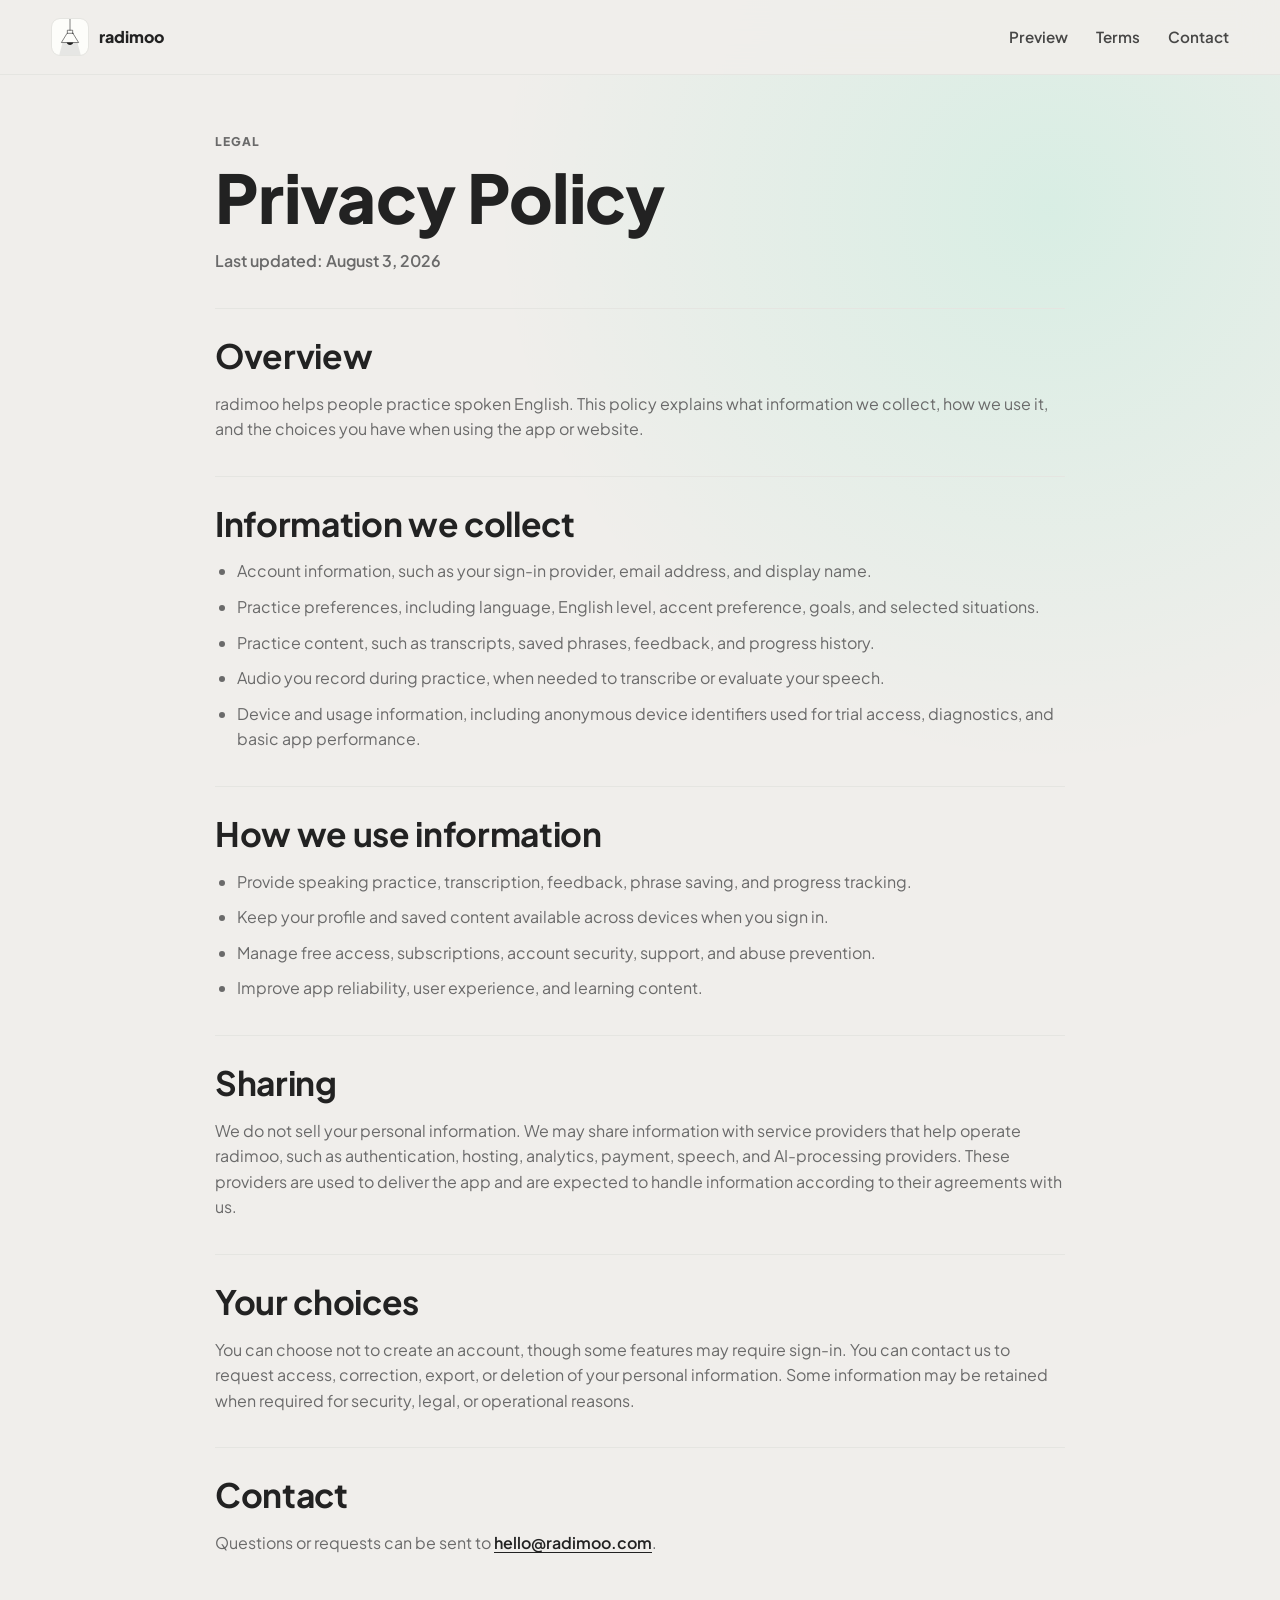
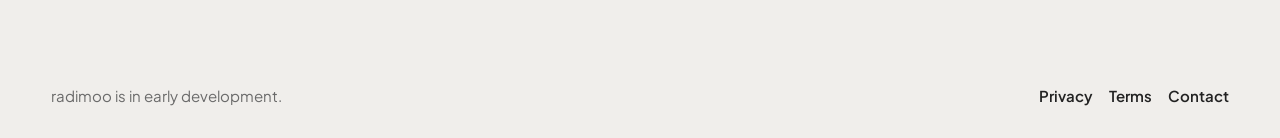
<file: privacy/index.html>
<!doctype html>
<html lang="en">
  <head>
    <meta charset="utf-8" />
    <meta name="viewport" content="width=device-width, initial-scale=1" />
    <meta
      name="description"
      content="Privacy Policy for radimoo, an English speaking practice app."
    />
    <title>Privacy Policy | radimoo</title>
    <link rel="icon" href="../favicon.svg" type="image/svg+xml" />
    <link rel="preconnect" href="https://fonts.googleapis.com" />
    <link rel="preconnect" href="https://fonts.gstatic.com" crossorigin />
    <link
      href="https://fonts.googleapis.com/css2?family=Plus+Jakarta+Sans:wght@400;500;600;700;800&display=swap"
      rel="stylesheet"
    />
    <link rel="stylesheet" href="../styles.css" />
  </head>
  <body class="legal-page">
    <header class="site-header is-scrolled" aria-label="Site header">
      <a class="brand" href="../index.html" aria-label="radimoo home">
        <span class="brand-mark" aria-hidden="true">
          <img src="../favicon.svg" alt="" />
        </span>
        <span>radimoo</span>
      </a>
      <nav class="nav-links" aria-label="Main navigation">
        <a href="../index.html#preview">Preview</a>
        <a href="../terms/">Terms</a>
        <a href="mailto:hello@radimoo.com">Contact</a>
      </nav>
    </header>

    <main class="legal-main">
      <p class="eyebrow">Legal</p>
      <h1>Privacy Policy</h1>
      <p class="legal-updated">Last updated: August 3, 2026</p>

      <section class="legal-section">
        <h2>Overview</h2>
        <p>
          radimoo helps people practice spoken English. This policy explains what information we
          collect, how we use it, and the choices you have when using the app or website.
        </p>
      </section>

      <section class="legal-section">
        <h2>Information we collect</h2>
        <ul>
          <li>Account information, such as your sign-in provider, email address, and display name.</li>
          <li>Practice preferences, including language, English level, accent preference, goals, and selected situations.</li>
          <li>Practice content, such as transcripts, saved phrases, feedback, and progress history.</li>
          <li>Audio you record during practice, when needed to transcribe or evaluate your speech.</li>
          <li>Device and usage information, including anonymous device identifiers used for trial access, diagnostics, and basic app performance.</li>
        </ul>
      </section>

      <section class="legal-section">
        <h2>How we use information</h2>
        <ul>
          <li>Provide speaking practice, transcription, feedback, phrase saving, and progress tracking.</li>
          <li>Keep your profile and saved content available across devices when you sign in.</li>
          <li>Manage free access, subscriptions, account security, support, and abuse prevention.</li>
          <li>Improve app reliability, user experience, and learning content.</li>
        </ul>
      </section>

      <section class="legal-section">
        <h2>Sharing</h2>
        <p>
          We do not sell your personal information. We may share information with service providers
          that help operate radimoo, such as authentication, hosting, analytics, payment, speech,
          and AI-processing providers. These providers are used to deliver the app and are expected
          to handle information according to their agreements with us.
        </p>
      </section>

      <section class="legal-section">
        <h2>Your choices</h2>
        <p>
          You can choose not to create an account, though some features may require sign-in. You can
          contact us to request access, correction, export, or deletion of your personal information.
          Some information may be retained when required for security, legal, or operational reasons.
        </p>
      </section>

      <section class="legal-section">
        <h2>Contact</h2>
        <p>
          Questions or requests can be sent to
          <a href="mailto:hello@radimoo.com">hello@radimoo.com</a>.
        </p>
      </section>
    </main>

    <footer class="site-footer">
      <p>radimoo is in early development.</p>
      <nav class="footer-links" aria-label="Legal and contact links">
        <a href="../privacy/">Privacy</a>
        <a href="../terms/">Terms</a>
        <a href="mailto:hello@radimoo.com">Contact</a>
      </nav>
    </footer>
  </body>
</html>
</file>
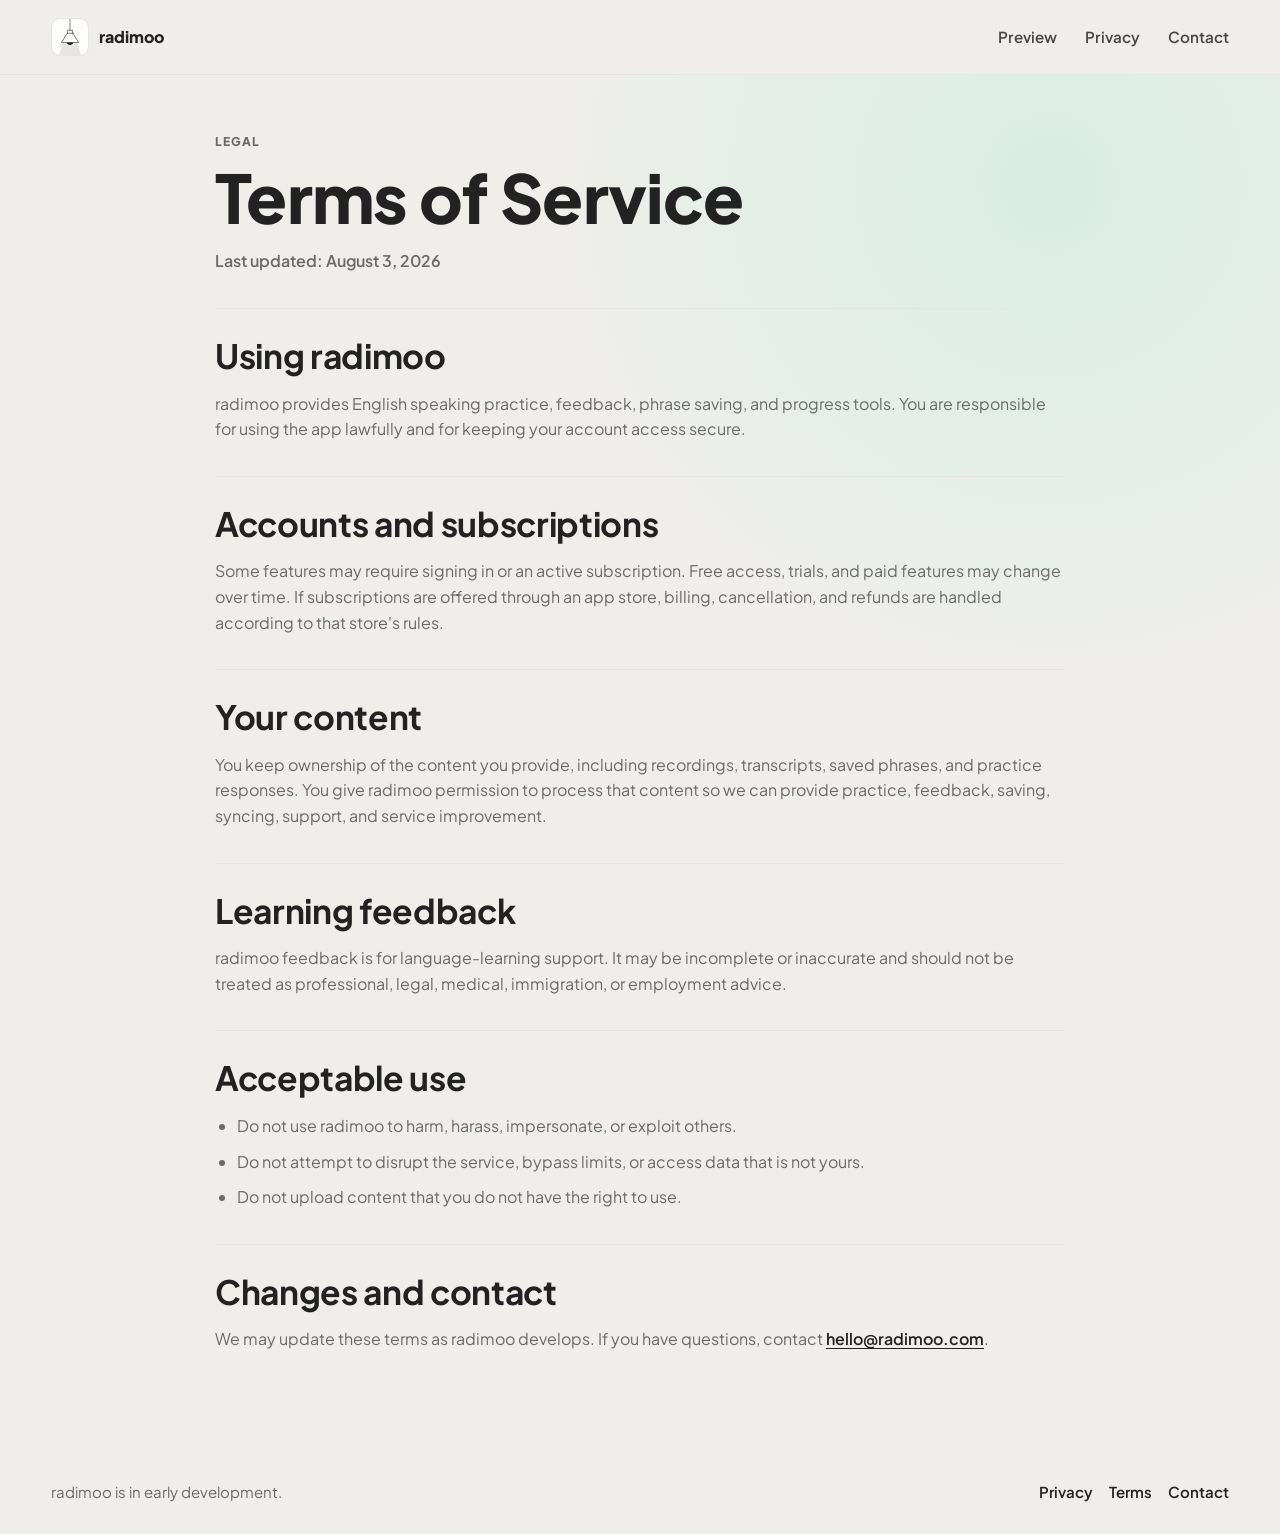
<file: terms/index.html>
<!doctype html>
<html lang="en">
  <head>
    <meta charset="utf-8" />
    <meta name="viewport" content="width=device-width, initial-scale=1" />
    <meta
      name="description"
      content="Terms of Service for radimoo, an English speaking practice app."
    />
    <title>Terms of Service | radimoo</title>
    <link rel="icon" href="../favicon.svg" type="image/svg+xml" />
    <link rel="preconnect" href="https://fonts.googleapis.com" />
    <link rel="preconnect" href="https://fonts.gstatic.com" crossorigin />
    <link
      href="https://fonts.googleapis.com/css2?family=Plus+Jakarta+Sans:wght@400;500;600;700;800&display=swap"
      rel="stylesheet"
    />
    <link rel="stylesheet" href="../styles.css" />
  </head>
  <body class="legal-page">
    <header class="site-header is-scrolled" aria-label="Site header">
      <a class="brand" href="../index.html" aria-label="radimoo home">
        <span class="brand-mark" aria-hidden="true">
          <img src="../favicon.svg" alt="" />
        </span>
        <span>radimoo</span>
      </a>
      <nav class="nav-links" aria-label="Main navigation">
        <a href="../index.html#preview">Preview</a>
        <a href="../privacy/">Privacy</a>
        <a href="mailto:hello@radimoo.com">Contact</a>
      </nav>
    </header>

    <main class="legal-main">
      <p class="eyebrow">Legal</p>
      <h1>Terms of Service</h1>
      <p class="legal-updated">Last updated: August 3, 2026</p>

      <section class="legal-section">
        <h2>Using radimoo</h2>
        <p>
          radimoo provides English speaking practice, feedback, phrase saving, and progress tools.
          You are responsible for using the app lawfully and for keeping your account access secure.
        </p>
      </section>

      <section class="legal-section">
        <h2>Accounts and subscriptions</h2>
        <p>
          Some features may require signing in or an active subscription. Free access, trials, and
          paid features may change over time. If subscriptions are offered through an app store,
          billing, cancellation, and refunds are handled according to that store's rules.
        </p>
      </section>

      <section class="legal-section">
        <h2>Your content</h2>
        <p>
          You keep ownership of the content you provide, including recordings, transcripts, saved
          phrases, and practice responses. You give radimoo permission to process that content so we
          can provide practice, feedback, saving, syncing, support, and service improvement.
        </p>
      </section>

      <section class="legal-section">
        <h2>Learning feedback</h2>
        <p>
          radimoo feedback is for language-learning support. It may be incomplete or inaccurate and
          should not be treated as professional, legal, medical, immigration, or employment advice.
        </p>
      </section>

      <section class="legal-section">
        <h2>Acceptable use</h2>
        <ul>
          <li>Do not use radimoo to harm, harass, impersonate, or exploit others.</li>
          <li>Do not attempt to disrupt the service, bypass limits, or access data that is not yours.</li>
          <li>Do not upload content that you do not have the right to use.</li>
        </ul>
      </section>

      <section class="legal-section">
        <h2>Changes and contact</h2>
        <p>
          We may update these terms as radimoo develops. If you have questions, contact
          <a href="mailto:hello@radimoo.com">hello@radimoo.com</a>.
        </p>
      </section>
    </main>

    <footer class="site-footer">
      <p>radimoo is in early development.</p>
      <nav class="footer-links" aria-label="Legal and contact links">
        <a href="../privacy/">Privacy</a>
        <a href="../terms/">Terms</a>
        <a href="mailto:hello@radimoo.com">Contact</a>
      </nav>
    </footer>
  </body>
</html>
</file>
<file: styles.css>
:root {
  color-scheme: light;
  /* radimoo v2 app palette (frontend/lib/config/constants.dart) */
  --ink: #222222;
  --muted: #6a6a6a;
  --faint: #858585;
  --paper: #f0eeeb;
  --card: #ffffff;
  --card-soft: #f9f9f4;
  --line: #e5e5e1;
  --accent: #0aeba5;
  --yellow: #ffe927;
  --orange: #ff6f43;
  --purple: #9747ff;
  --near-white: #fdfdfa;
  --white: #ffffff;
  --shadow: 0 12px 32px rgba(23, 23, 23, 0.08);
  font-family:
    "Plus Jakarta Sans", Inter, ui-sans-serif, system-ui, -apple-system,
    BlinkMacSystemFont, "Segoe UI", sans-serif;
}

* {
  box-sizing: border-box;
}

html {
  scroll-behavior: smooth;
}

body {
  margin: 0;
  background: var(--paper);
  color: var(--ink);
  font-size: 16px;
  line-height: 1.6;
}

a {
  color: inherit;
  text-decoration: none;
}

.site-header {
  position: fixed;
  z-index: 10;
  top: 0;
  left: 0;
  right: 0;
  display: flex;
  align-items: center;
  justify-content: space-between;
  gap: 24px;
  padding: 18px clamp(18px, 4vw, 56px);
  color: var(--ink);
}

.site-header.is-scrolled {
  background: rgba(240, 238, 235, 0.92);
  border-bottom: 1px solid var(--line);
  color: var(--ink);
  backdrop-filter: blur(18px);
}

.brand {
  display: inline-flex;
  align-items: center;
  gap: 10px;
  font-weight: 800;
}

.brand-mark {
  display: inline-grid;
  width: 38px;
  height: 38px;
  place-items: center;
  overflow: hidden;
  border: 1px solid var(--line);
  border-radius: 9px;
}

.brand-mark img {
  display: block;
  width: 100%;
  height: 100%;
}

.nav-links {
  display: flex;
  align-items: center;
  gap: clamp(14px, 2.2vw, 28px);
  font-size: 0.95rem;
  font-weight: 600;
}

.nav-links a {
  opacity: 0.82;
}

.nav-links a:hover,
.nav-links a:focus-visible {
  opacity: 1;
}

.hero {
  position: relative;
  padding: 150px 20px 90px;
  color: var(--ink);
  background:
    radial-gradient(circle at 82% 22%, rgba(10, 235, 165, 0.13), rgba(10, 235, 165, 0) 38%),
    radial-gradient(circle at 12% 85%, rgba(255, 233, 39, 0.16), rgba(255, 233, 39, 0) 42%),
    var(--paper);
}

.hero-content {
  position: relative;
  z-index: 1;
  width: min(850px, 100%);
  margin: 0 auto;
}

.eyebrow {
  margin: 0 0 12px;
  color: var(--muted);
  font-size: 0.75rem;
  font-weight: 800;
  letter-spacing: 0.08em;
  text-transform: uppercase;
}

h1,
h2,
h3,
p {
  overflow-wrap: anywhere;
}

h1 {
  margin: 0;
  font-size: clamp(2.4rem, 6vw, 4.2rem);
  font-weight: 800;
  line-height: 1.02;
  letter-spacing: -0.01em;
}

h2 {
  margin: 0;
  font-size: clamp(1.7rem, 3.2vw, 2.5rem);
  font-weight: 700;
  line-height: 1.1;
  letter-spacing: -0.01em;
}

h3 {
  margin: 0 0 8px;
  font-size: 1.1rem;
  font-weight: 700;
  line-height: 1.25;
}

.hero-copy {
  max-width: 640px;
  margin: 26px 0 0;
  color: var(--muted);
  font-size: clamp(1.05rem, 2vw, 1.2rem);
}

.hero-actions {
  display: flex;
  flex-wrap: wrap;
  gap: 12px;
  margin-top: 34px;
}

.button {
  display: inline-flex;
  min-height: 52px;
  align-items: center;
  justify-content: center;
  border: 1px solid transparent;
  border-radius: 999px;
  padding: 14px 28px;
  font-weight: 600;
  font-size: 1.02rem;
  line-height: 1.2;
  transition:
    transform 160ms ease,
    box-shadow 160ms ease,
    background 160ms ease;
}

.button:hover,
.button:focus-visible {
  transform: translateY(-1px);
}

.button-primary {
  background: var(--ink);
  color: var(--near-white);
}

.button-primary:hover,
.button-primary:focus-visible {
  background: #000000;
}

.button-secondary {
  border-color: var(--line);
  color: var(--ink);
  background: var(--white);
}

.section-band {
  background: var(--card-soft);
  border-block: 1px solid var(--line);
}

.section-inner {
  width: min(850px, calc(100% - 40px));
  margin: 0 auto;
  padding: 72px 0;
}

.two-column,
.waitlist-layout {
  display: grid;
  grid-template-columns: minmax(0, 0.92fr) minmax(0, 1.08fr);
  gap: clamp(32px, 6vw, 76px);
  align-items: start;
}

.two-column p,
.waitlist-copy p,
.preview-copy p {
  margin: 0;
  color: var(--muted);
  font-size: 1.08rem;
}

.section-heading {
  max-width: 760px;
  margin-bottom: 34px;
}

.benefit-grid {
  display: grid;
  grid-template-columns: repeat(3, minmax(0, 1fr));
  gap: 18px;
}

.preview-layout {
  display: grid;
  grid-template-columns: minmax(0, 0.9fr) minmax(320px, 1.1fr);
  gap: clamp(36px, 7vw, 90px);
  align-items: center;
}

.preview-copy {
  display: grid;
  gap: 22px;
}

.preview-points {
  display: flex;
  flex-wrap: wrap;
  gap: 10px;
}

.preview-points span {
  border: 1px solid var(--line);
  border-radius: 999px;
  padding: 8px 14px;
  background: var(--white);
  color: var(--ink);
  font-size: 0.9rem;
  font-weight: 600;
}

.phone-stage {
  position: relative;
  min-height: 580px;
}

.phone-frame {
  border: 10px solid #171717;
  border-radius: 38px;
  background: #171717;
  box-shadow: var(--shadow);
}

.phone-frame-main {
  position: relative;
  z-index: 2;
  width: min(330px, 82vw);
  margin-left: clamp(0px, 7vw, 76px);
}

.demo-phone-frame {
  width: min(260px, 72vw);
  margin-left: 0;
}

.phone-frame-side {
  position: absolute;
  right: 0;
  bottom: 8px;
  z-index: 1;
  width: 190px;
  opacity: 0.92;
  transform: rotate(5deg);
}

.phone-screen {
  min-height: 560px;
  overflow: hidden;
  border-radius: 28px;
  padding: 18px;
  background: var(--card-soft);
  color: var(--ink);
}

.demo-video-screen {
  min-height: 0;
  padding: 0;
  background: #171717;
}

.demo-video {
  display: block;
  width: 100%;
  height: auto;
  border-radius: 28px;
}

.phone-status,
.app-header {
  display: flex;
  align-items: center;
  justify-content: space-between;
  gap: 12px;
}

.phone-status {
  color: var(--faint);
  font-size: 0.78rem;
  font-weight: 700;
}

.app-header {
  display: block;
  margin-top: 22px;
}

.app-header p,
.prompt-label,
.voice-card p {
  margin: 0;
  color: var(--faint);
  font-size: 0.75rem;
  font-weight: 700;
  letter-spacing: 0.06em;
  text-transform: uppercase;
}

.prompt-header {
  display: flex;
  align-items: center;
  justify-content: space-between;
  gap: 12px;
}

.mock-play-button {
  display: inline-grid;
  width: 34px;
  height: 34px;
  flex: 0 0 auto;
  place-items: center;
  border: 3px solid var(--ink);
  border-radius: 999px;
  padding: 0;
  background: var(--white);
  color: var(--ink);
}

.mock-play-button span {
  width: 0;
  height: 0;
  margin-left: 3px;
  border-top: 7px solid transparent;
  border-bottom: 7px solid transparent;
  border-left: 10px solid currentColor;
}

.app-header h3 {
  margin-top: 4px;
  font-size: 1.75rem;
}

.prompt-card,
.voice-card,
.feedback-card {
  border: 1px solid var(--line);
  border-radius: 16px;
  background: var(--white);
}

.prompt-card {
  margin-top: 22px;
  padding: 18px;
}

.prompt-card p:last-child {
  margin: 10px 0 0;
  color: var(--ink);
  font-weight: 600;
  line-height: 1.42;
}

.voice-card {
  display: flex;
  align-items: center;
  gap: 14px;
  margin-top: 14px;
  padding: 16px;
  background: var(--accent);
  border-color: transparent;
  color: var(--ink);
}

.user-said-card {
  background: var(--card-soft);
}

.voice-card p {
  color: rgba(34, 34, 34, 0.6);
}

.voice-card strong {
  display: block;
  margin-top: 2px;
  font-size: 1.35rem;
}

.voice-dot {
  display: inline-block;
  width: 42px;
  height: 42px;
  border: 10px solid rgba(34, 34, 34, 0.16);
  border-radius: 999px;
  background: var(--white);
}

.feedback-card {
  margin-top: 14px;
  padding: 18px;
}

.feedback-card > p:not(.prompt-label) {
  margin: 10px 0 0;
  color: var(--ink);
  font-size: 0.95rem;
  line-height: 1.45;
}

.feedback-card ul {
  display: grid;
  gap: 8px;
  padding: 0;
  margin: 12px 0 0;
  list-style: none;
}

.feedback-card li {
  border-radius: 10px;
  padding: 9px 10px;
  background: rgba(10, 235, 165, 0.16);
  color: var(--ink);
  font-size: 0.92rem;
  font-weight: 600;
}

.compact-screen {
  min-height: 390px;
  display: grid;
  align-content: start;
  gap: 10px;
  padding-top: 28px;
}

.compact-screen h3 {
  margin: 18px 0 6px;
  font-size: 1.35rem;
}

.compact-screen span {
  border: 1px solid var(--line);
  border-radius: 12px;
  padding: 10px;
  background: var(--white);
  color: var(--ink);
  font-size: 0.88rem;
  font-weight: 600;
}

.mini-bar {
  width: 52px;
  height: 5px;
  margin: 0 auto 6px;
  border-radius: 999px;
  background: #171717;
}

.benefit-card {
  min-height: 250px;
  padding: 26px;
  border: 1px solid var(--line);
  border-radius: 24px;
  background: var(--white);
}

.benefit-card p {
  margin: 0;
  color: var(--muted);
}

.icon-box {
  width: 44px;
  height: 44px;
  margin-bottom: 24px;
  border-radius: 14px;
  background: rgba(10, 235, 165, 0.2);
  position: relative;
}

.icon-box span,
.icon-box::after {
  position: absolute;
  content: "";
  border-radius: 999px;
  background: var(--ink);
}

.icon-box span {
  width: 18px;
  height: 18px;
  left: 9px;
  top: 9px;
}

.icon-box::after {
  width: 18px;
  height: 8px;
  right: 8px;
  bottom: 10px;
}

.icon-box-alt {
  background: rgba(255, 233, 39, 0.35);
}

.icon-box-warm {
  background: rgba(255, 111, 67, 0.2);
}

.steps {
  display: grid;
  grid-template-columns: repeat(3, minmax(0, 1fr));
  gap: 18px;
  padding: 0;
  margin: 0;
  list-style: none;
}

.steps li {
  display: grid;
  grid-template-columns: auto 1fr;
  gap: 16px;
  min-height: 150px;
  padding: 22px;
  border: 1px solid var(--line);
  border-radius: 20px;
  background: var(--white);
}

.step-number {
  display: inline-grid;
  width: 34px;
  height: 34px;
  place-items: center;
  border-radius: 999px;
  background: var(--ink);
  color: var(--near-white);
  font-weight: 700;
}

.steps p {
  margin: 0;
  color: var(--muted);
}

.scenario-grid {
  display: grid;
  grid-template-columns: repeat(4, minmax(0, 1fr));
  gap: 12px;
}

.scenario-grid span {
  display: flex;
  min-height: 72px;
  align-items: center;
  justify-content: center;
  border: 1px solid var(--line);
  border-radius: 16px;
  padding: 14px;
  background: var(--white);
  color: var(--ink);
  font-weight: 600;
  text-align: center;
}

.scenario-grid .scenario-more {
  border-style: dashed;
  background: transparent;
  color: var(--faint);
}

.waitlist-copy {
  display: grid;
  gap: 22px;
}

.check-list {
  display: grid;
  gap: 10px;
  padding: 0;
  margin: 0;
  color: var(--ink);
  list-style: none;
}

.check-list li {
  position: relative;
  padding-left: 28px;
}

.check-list li::before {
  position: absolute;
  top: 0.58em;
  left: 0;
  width: 14px;
  height: 8px;
  border-left: 3px solid var(--accent);
  border-bottom: 3px solid var(--accent);
  content: "";
  transform: rotate(-45deg);
}

.form-panel {
  border: 1px solid var(--line);
  border-radius: 24px;
  background: var(--white);
  box-shadow: var(--shadow);
}

.form-placeholder {
  display: grid;
  gap: 16px;
  padding: clamp(24px, 4vw, 38px);
}

.form-placeholder p {
  margin: 0;
  color: var(--muted);
}

.form-placeholder code {
  padding: 2px 5px;
  border-radius: 5px;
  background: var(--paper);
  color: var(--ink);
  font-size: 0.92em;
}

.signup-fields {
  display: grid;
  grid-template-columns: repeat(2, minmax(0, 1fr));
  gap: 10px;
}

.signup-fields span {
  border: 1px solid var(--line);
  border-radius: 12px;
  padding: 10px 12px;
  background: var(--card-soft);
  color: var(--ink);
  font-size: 0.9rem;
  font-weight: 600;
}

.form-label {
  color: var(--muted) !important;
  font-size: 0.75rem;
  font-weight: 800;
  letter-spacing: 0.08em;
  text-transform: uppercase;
}

.setup-warning {
  border-left: 3px solid var(--yellow);
  padding-left: 12px;
  font-size: 0.92rem;
}

.site-footer {
  display: flex;
  align-items: center;
  justify-content: space-between;
  gap: 16px;
  padding: 30px clamp(20px, 4vw, 56px);
  color: var(--muted);
  font-size: 0.94rem;
}

.site-footer p {
  margin: 0;
}

.site-footer a {
  color: var(--ink);
  font-weight: 600;
}

.footer-links {
  display: flex;
  flex-wrap: wrap;
  gap: 16px;
}

.legal-page {
  background:
    radial-gradient(circle at 82% 12%, rgba(10, 235, 165, 0.1), rgba(10, 235, 165, 0) 30%),
    var(--paper);
}

.legal-main {
  width: min(850px, calc(100% - 40px));
  margin: 0 auto;
  padding: 132px 0 82px;
}

.legal-main h1 {
  font-size: clamp(2.4rem, 6vw, 4.2rem);
  line-height: 1;
}

.legal-updated {
  margin: 18px 0 0;
  color: var(--muted);
  font-weight: 600;
}

.legal-section {
  margin-top: 34px;
  padding-top: 28px;
  border-top: 1px solid var(--line);
}

.legal-section h2 {
  font-size: clamp(1.5rem, 3vw, 2.1rem);
  line-height: 1.12;
}

.legal-section p,
.legal-section li {
  color: var(--muted);
}

.legal-section a {
  color: var(--ink);
  font-weight: 600;
  text-decoration: underline;
  text-underline-offset: 3px;
}

.legal-section ul {
  display: grid;
  gap: 10px;
  padding-left: 22px;
}

@media (max-width: 860px) {
  .site-header {
    position: absolute;
  }

  .nav-links {
    display: none;
  }

  .hero {
    padding-top: 104px;
    padding-bottom: 58px;
  }

  .two-column,
  .waitlist-layout,
  .preview-layout,
  .benefit-grid,
  .steps {
    grid-template-columns: 1fr;
  }

  .phone-stage {
    min-height: auto;
  }

  .phone-frame-main {
    margin-inline: auto;
  }

  .demo-phone-frame {
    width: min(280px, 74vw);
  }

  .phone-frame-side {
    display: none;
  }

  .scenario-grid {
    grid-template-columns: repeat(2, minmax(0, 1fr));
  }
}

@media (max-width: 560px) {
  body {
    font-size: 15px;
  }

  .hero {
    padding-inline: 16px;
  }

  .button {
    width: 100%;
  }

  .section-inner {
    width: min(100% - 32px, 850px);
    padding: 62px 0;
  }

  .scenario-grid {
    grid-template-columns: 1fr;
  }

  .phone-stage {
    min-height: auto;
  }

  .phone-frame-main {
    width: min(320px, 100%);
  }

  .demo-phone-frame {
    width: min(270px, 82vw);
  }

  .phone-screen {
    min-height: 520px;
  }

  .demo-video-screen {
    min-height: 0;
  }

  .signup-fields {
    grid-template-columns: 1fr;
  }

  .site-footer {
    align-items: flex-start;
    flex-direction: column;
  }

  .legal-main {
    width: min(100% - 32px, 850px);
    padding-top: 104px;
  }
}
</file>
